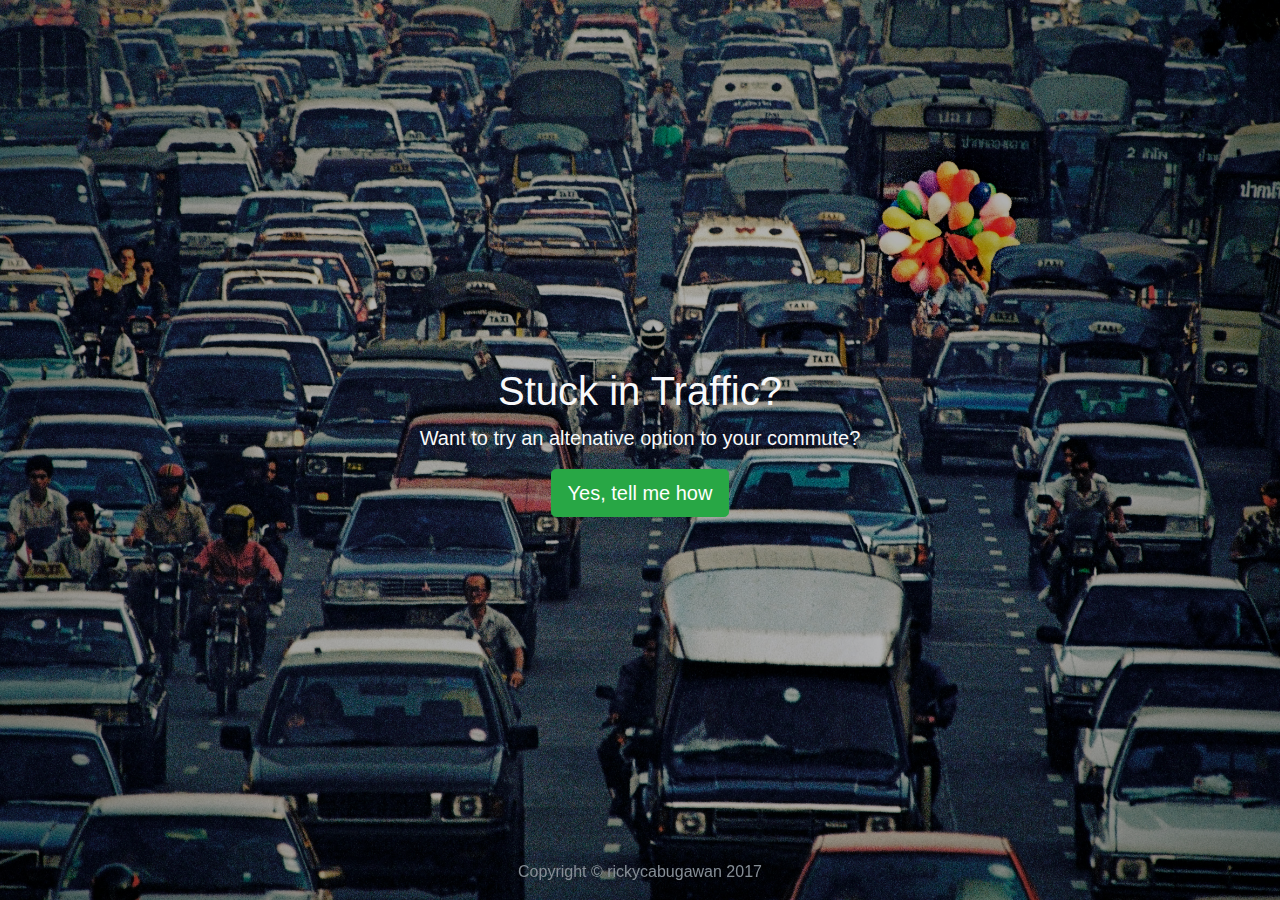
<file: index.html>
<!DOCTYPE html>
<html lang="en">
<head>
	<meta charset="utf-8">
	<meta name="viewport" content="width=device-width, initial-scale=1.0, maximum-scale=1.0">
	<meta http-equiv="X-UA-Compatible" content="IE=Edge">

	<title>BikeMOTO - bikesharing made easy.</title>

  <link rel="stylesheet" type="text/css" href="bootstrap/css/bootstrap.css">
  <link rel="stylesheet" type="text/css" href="css/animate.css">
  <link rel="stylesheet" type="text/css" href="css/style.css">

</head>
<body>
	<div class="wrapper text-center d-flex justify-content-center align-items-center text-light">
          <main role="main" class="inner cover">
            <h1 class="cover-heading">Stuck in Traffic?</h1>
            <p class="lead">Want to try an altenative option to your commute?</p>
            <p class="lead">
              <a href="home.html" class="btn btn-lg btn-success">Yes, tell me how</a></p>
          </main>

          <footer class="footer text-center text-muted fixed-bottom">
            <div class="inner">
              <p>Copyright &copy; rickycabugawan 2017</p>
            </div>
          </footer>
    </div>
	<!-- scripts -->
	<script type="text/javascript" src="js/jquery-3.2.1.min.js"></script>
</body>
</html>
</file>
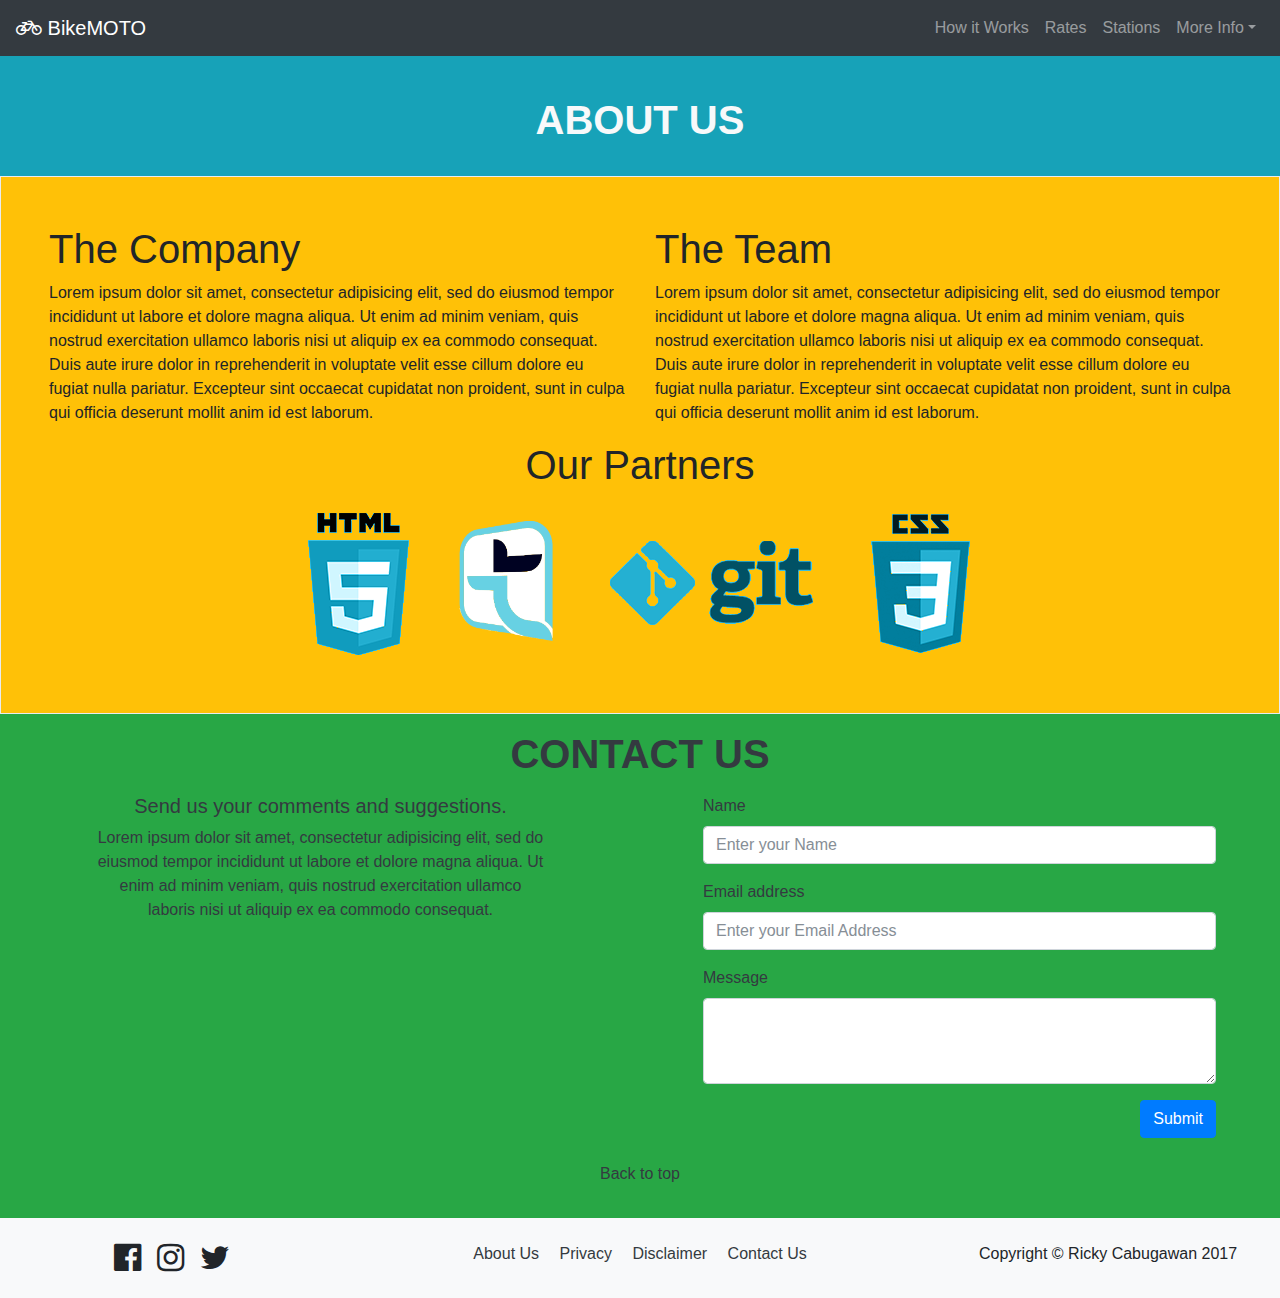
<file: about.html>
<!DOCTYPE html>
<html lang="en">
<head>
	<meta charset="utf-8">
	<meta name="viewport" content="width=device-width, initial-scale=1.0, maximum-scale=1.0">
	<meta http-equiv="X-UA-Compatible" content="IE=Edge">

  <title>About Us - BikeMOTO - bikesharing made easy.</title>

	<link rel="stylesheet" type="text/css" href="bootstrap/css/bootstrap.css">
	<link rel="stylesheet" type="text/css" href="css/animate.css">
  <link rel="stylesheet" type="text/css" href="font-awesome/css/font-awesome.min.css">
	<link rel="stylesheet" type="text/css" href="css/style.css">

</head>
<body id="top">

  <!-- navbar -->
  <nav class="navbar navbar-expand-md navbar-dark bg-dark">
    <a class="navbar-brand" href="home.html"><i class="fa fa-bicycle" aria-hidden="true"></i><span> BikeMOTO</span><span class="font-italic font-weight-light d-none d-sm-inline-sblock d-md-inline-sblock d-lg-inline-sblock"> - bikesharing made simple.</span></a>
    <button class="navbar-toggler" type="button" data-toggle="collapse" data-target="#navbarCollapse">
      <span class="navbar-toggler-icon"></span>
    </button>
    <div class="collapse navbar-collapse" id="navbarCollapse">
      <ul class="navbar-nav ml-auto">
        <li class="nav-item">
          <a class="nav-link" href="howitworks.html">How it Works</a>
        </li>
        <li class="nav-item">
          <a class="nav-link" href="rates.html">Rates</a>
        </li>
        <li class="nav-item">
          <a class="nav-link" href="stations.html">Stations</a>
        </li>
        <li class="nav-item dropdown">
          <a class="nav-link dropdown-toggle" href="#" id="navbardrop" data-toggle="dropdown">More Info</a>
          <div class="dropdown-menu">
            <a class="dropdown-item" href="#">Ride Safety</a>
            <a class="dropdown-item" href="#">Community</a>
            <div class="dropdown-divider"></div>
            <a class="dropdown-item" href="about.html#contactus">Contact Us</a>
          </div>
        </li>
      </ul>
    </div>
  </nav><!-- /.nav -->


<!-- about-txt -->
  <div class="container-fluid well text-center text-light bg-info pt-3">
    <div class="row">
      <div class="col-12 py-4">
        <h1 class="font-weight-bold">ABOUT US</h1>
      </div>
    </div>
  </div><!-- about-txt -->

<!-- about-body -->
  <div class="container-fluid border p-md-5 bg-warning"> 
    <div class="row">
      <div class="col-md-6">
        <h1>The Company</h1>
        <p>Lorem ipsum dolor sit amet, consectetur adipisicing elit, sed do eiusmod
        tempor incididunt ut labore et dolore magna aliqua. Ut enim ad minim veniam,
        quis nostrud exercitation ullamco laboris nisi ut aliquip ex ea commodo
        consequat. Duis aute irure dolor in reprehenderit in voluptate velit esse
        cillum dolore eu fugiat nulla pariatur. Excepteur sint occaecat cupidatat non
        proident, sunt in culpa qui officia deserunt mollit anim id est laborum.</p>
      </div>
      <div class="col-md-6">
        <h1>The Team</h1>
        <p>Lorem ipsum dolor sit amet, consectetur adipisicing elit, sed do eiusmod
        tempor incididunt ut labore et dolore magna aliqua. Ut enim ad minim veniam,
        quis nostrud exercitation ullamco laboris nisi ut aliquip ex ea commodo
        consequat. Duis aute irure dolor in reprehenderit in voluptate velit esse
        cillum dolore eu fugiat nulla pariatur. Excepteur sint occaecat cupidatat non
        proident, sunt in culpa qui officia deserunt mollit anim id est laborum.</p>
      </div>
      <div class="col-md-12 d-flex flex-wrap justify-content-center align-items-center text-center">
        <h1 class="col-12">Our Partners</h1>
        <img class="mx-3 tuitt order-md-2" src="img/tuitt_icon.png">
        <img class="mx-3 order-md-1" src="img/html.png">
        <img class="mx-3 order-md-4" src="img/css.png">
        <img class="mx-3 order-md-3" src="img/git.png">
        <!-- <img src="img/jquery.png"> -->
        <!-- <img src="img/mysql.png"> -->
        <!-- <img src="img/php.png"> -->
        <!-- <img src="img/laravel.png"> -->
      </div>
      

      
    </div><!-- about-body -->
  </div>

 <!-- contactus -->
  <div class="container-fluid text-center p-3 text-dark bg-success ">
    <div class="row">
      <div class="col-12">    
        <h1 class="font-weight-bold">CONTACT US</h1>
      </div>
    </div>

    <div class="row">
      <div class="col-sm-6 px-md-5 py-2">
        <h2 class="lead">Send us your comments and suggestions.</h2>
        <p class="px-3 px-xl-5">Lorem ipsum dolor sit amet, consectetur adipisicing elit, sed do eiusmod
        tempor incididunt ut labore et dolore magna aliqua. Ut enim ad minim veniam,
        quis nostrud exercitation ullamco laboris nisi ut aliquip ex ea commodo
        consequat. </p>
      </div>

      <div class="col-sm-6 py-2" id="contactus">
        <form class="px-2 px-lg-5">
          <div class="form-group text-left">
            <label for="userName">Name</label>
            <input type="text" class="form-control" id="userName" placeholder="Enter your Name">
          </div>
          <div class="form-group text-left">
            <label for="userEmail">Email address</label>
            <input type="email" class="form-control" id="userEmail" placeholder="Enter your Email Address">
          </div>
          <div class="form-group text-left">
            <label for="exampleFormControlTextarea1">Message</label>
            <textarea class="form-control" id="exampleFormControlTextarea1" rows="3"></textarea>
          </div>
          <div class="text-md-right">
            <button type="submit" class="btn btn-primary">Submit</button>
          </div>
        </form>
      </div>
    </div>

    <div class="col-12 mt-3">
      <p><a class="text-dark" href="#top">Back to top</a></p>
    </div>
  </div><!-- /.contactus -->

<!-- footer -->
  <footer class="footer p-3 bg-light">
    <div class="container-fluid">
      <div class="row">
        <div class="col-12 col-md-12 col-xl-3 text-center d-flex justify-content-center">
          <i class="fa fa-facebook-official fa-2x p-2" aria-hidden="true"></i>
          <i class="fa fa-instagram fa-2x p-2" aria-hidden="true"></i>
          <i class="fa fa-twitter fa-2x p-2" aria-hidden="true"></i>
        </div>
        <div class="col-12 col-md-12 col-xl-6 text-center p-2">
          <a class="text-dark p-2 col-3" href="about.html">About Us</a>
          <a class="text-dark p-2 col-3" data-toggle="modal" href="#modalPrivacy">Privacy</a>
          <a class="text-dark p-2 col-3" data-toggle="modal" href="#myModal">Disclaimer</a>
          <a class="text-dark p-2 col-3" href="about.html#contactus">Contact Us</a>
        </div>
        <div class="col-12 col-md-12 col-xl-3 text-center p-2">Copyright &copy; Ricky Cabugawan 2017</div>
      </div>
    </div>
  </footer><!-- /.footer -->

<!-- copyright-modal -->
  <div class="modal fade" id="myModal">
    <div class="modal-dialog">
      <div class="modal-content bg-light">
        <div class="modal-header">
          <h4 class="modal-title"><i class="fa fa-exclamation-circle" aria-hidden="true"></i> Copyright Disclaimer</h4>
          <button type="button" class="close" data-dismiss="modal">&times;</button>
        </div>
        <div class="modal-body">
          No copyright infringement is intended. This is only for educational purposes and not for profit. Some asset/s used are not owned by the developer/s unless otherwise stated; the credit goes to the owner.
        </div>
        <div class="modal-footer">
          <button type="button" class="btn btn-info ml-auto mr-auto" data-dismiss="modal">I Understand</button>
        </div>

      </div>
    </div>
  </div><!-- /.copyright-modal -->

<!-- privacy-modal -->
  <div class="modal fade" id="modalPrivacy">
    <div class="modal-dialog">
      <div class="modal-content bg-light">
        <div class="modal-header">
          <h4 class="modal-title"><i class="fa fa-lock" aria-hidden="true"></i></i></i> Privacy Policy</h4>
          <button type="button" class="close" data-dismiss="modal">&times;</button>
        </div>
        <div class="modal-body">
          <p>We are committed to protecting your privacy
          We collect the minimum amount of information about you that is commensurate with providing you with a satisfactory service. This policy indicates the type of processes that may result in data being collected about you. Your use of this website gives us the right to collect that information. 
          </p>
          <div class="text-center"><i class="fa fa-spinner fa-pulse fa-3x fa-fw"></i></div>
        </div>
        <div class="modal-footer">
          <button type="button" class="btn btn-info ml-auto" data-dismiss="modal">I Agree</button>
          <button type="button" class="btn btn-secondary mr-auto" data-dismiss="modal">Close</button>
        </div>
      </div>
    </div>
  </div><!-- /.privacy-modal -->



	<!-- scripts -->
	<script type="text/javascript" src="js/jquery-3.2.1.min.js"></script>
	<script type="text/javascript" src="js/popper.js"></script>
  <script type="text/javascript" src="bootstrap/js/bootstrap.min.js"></script>

</body>
</html>
</file>
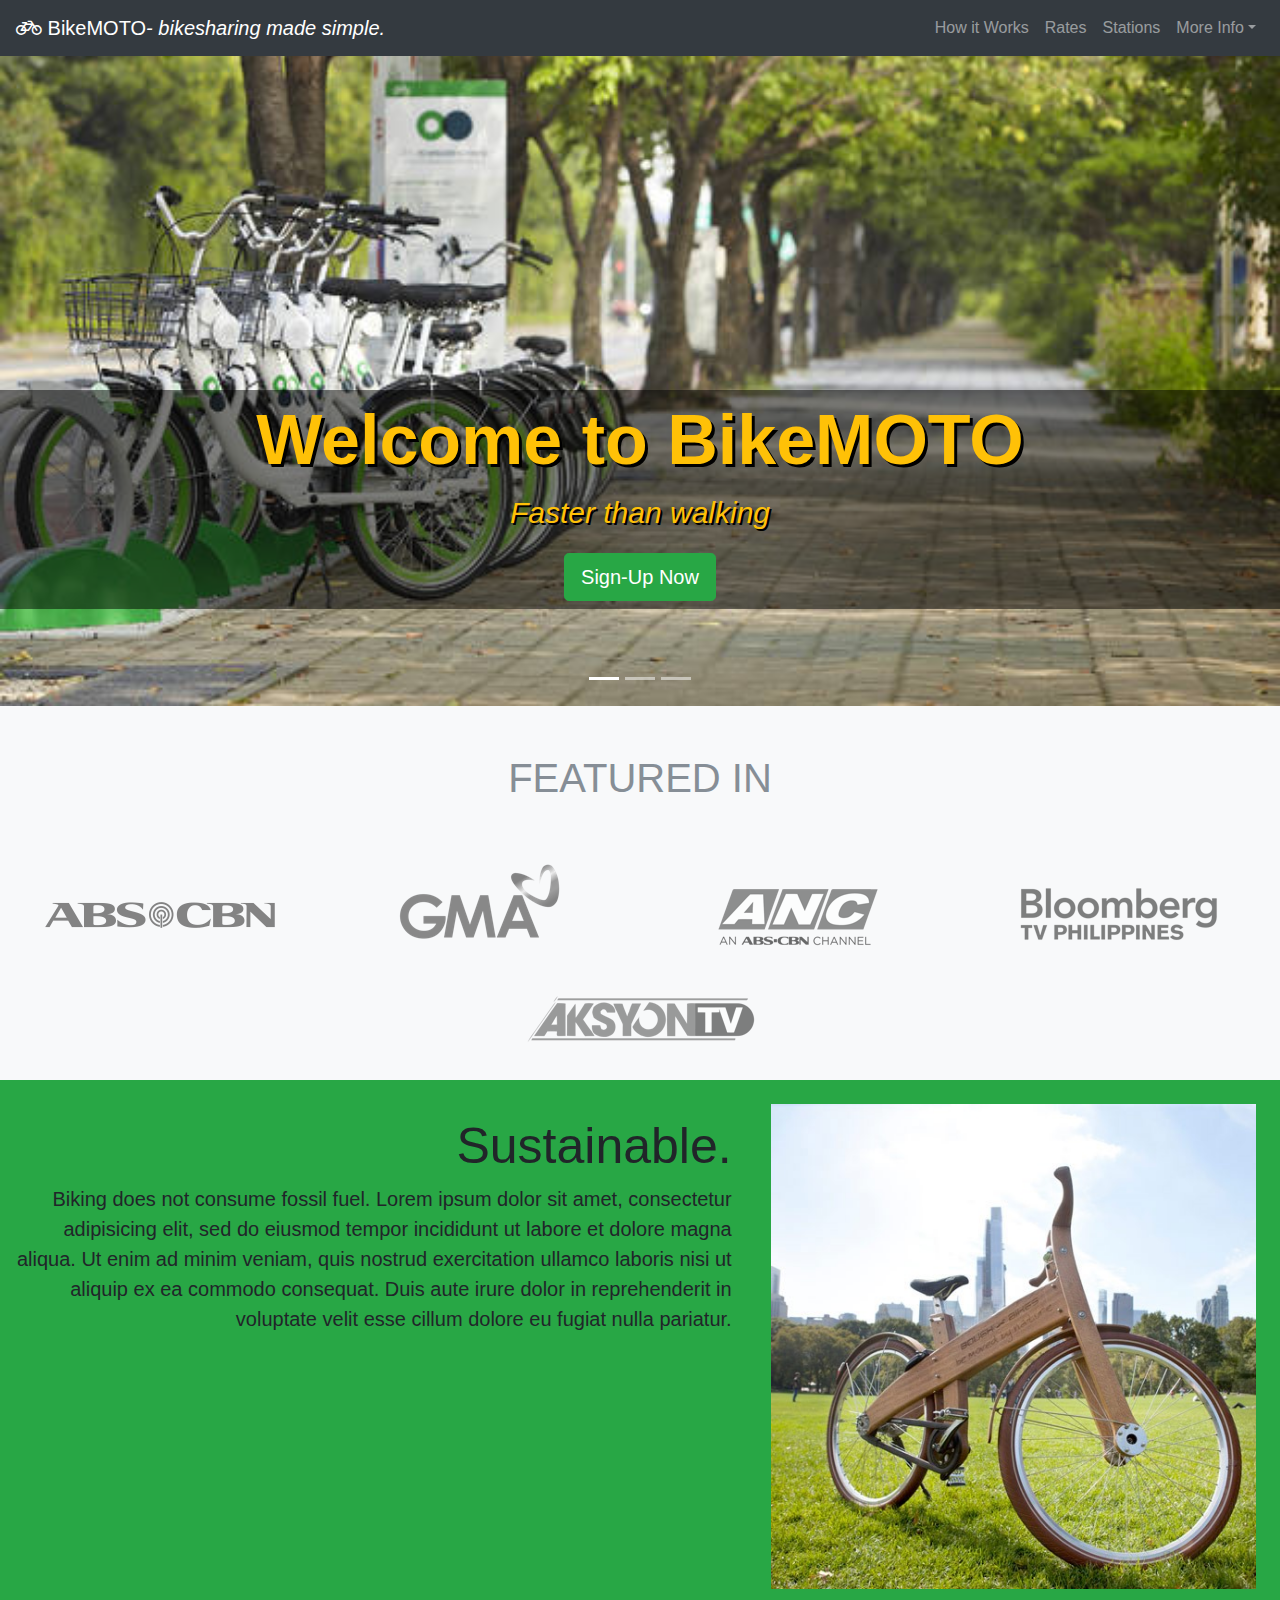
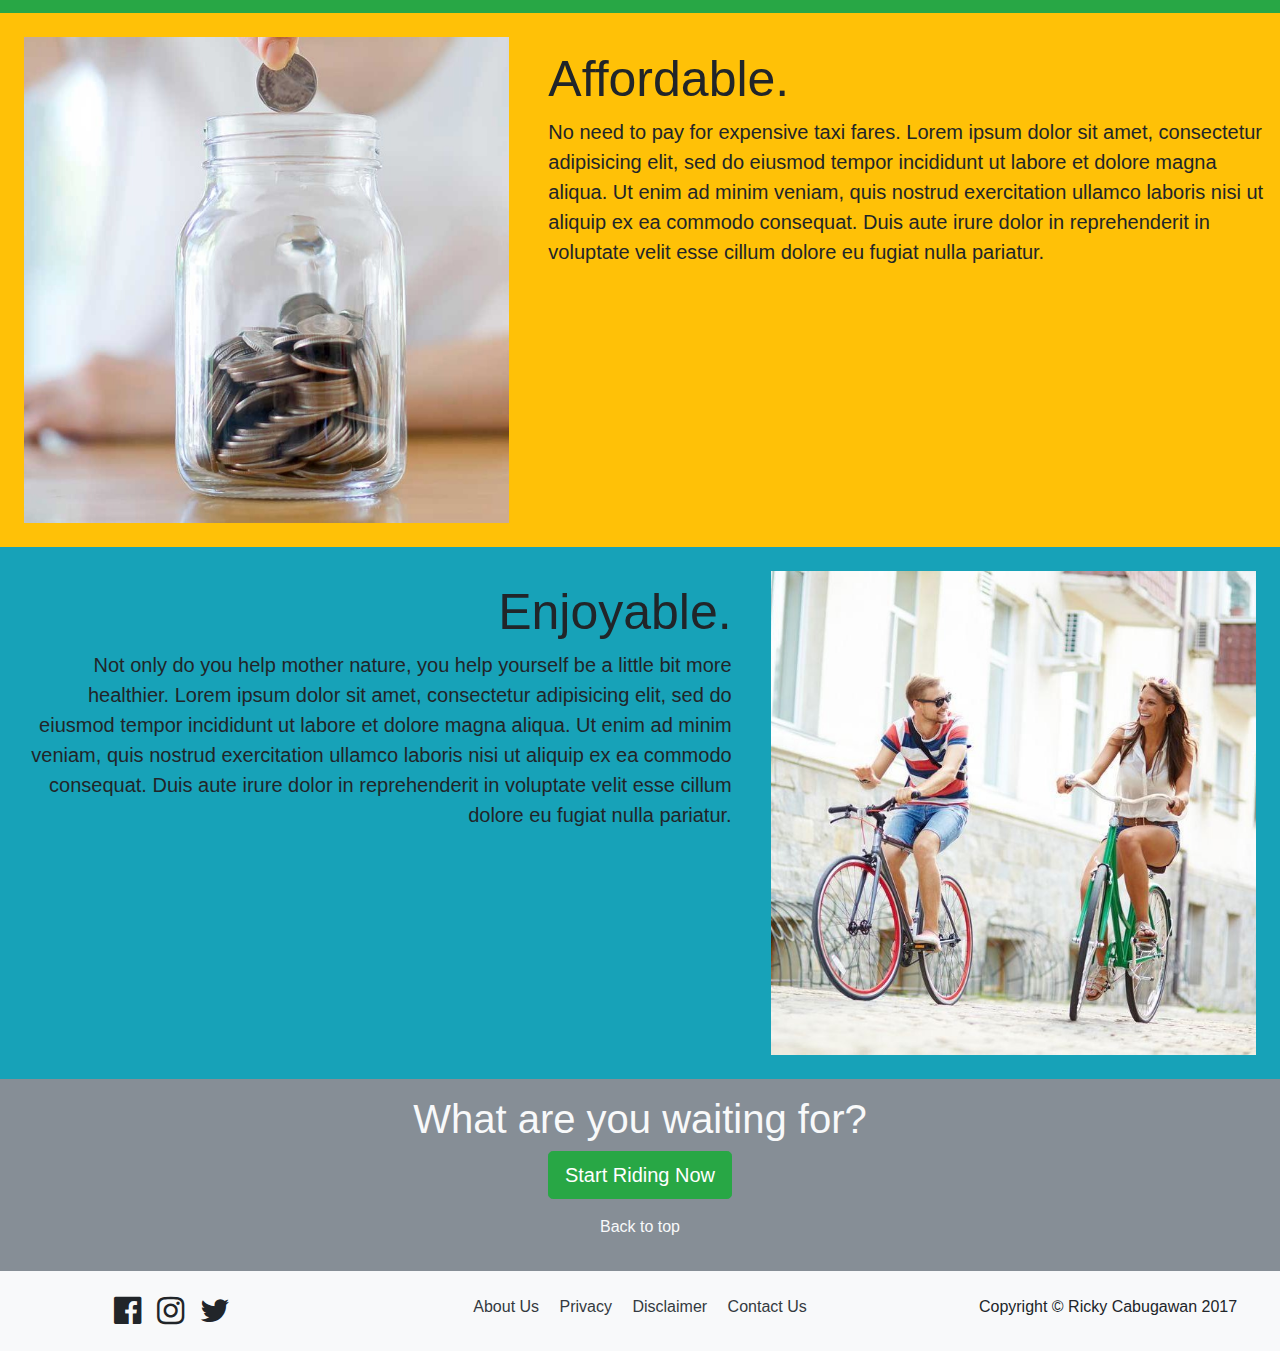
<file: home.html>
<!DOCTYPE html>
<html lang="en">
<head>
	<meta charset="utf-8">
	<meta name="viewport" content="width=device-width, initial-scale=1.0, maximum-scale=1.0">
	<meta http-equiv="X-UA-Compatible" content="IE=Edge">

  <title>Home - BikeMOTO - bikesharing made easy.</title>

	<link rel="stylesheet" type="text/css" href="bootstrap/css/bootstrap.css">
	<link rel="stylesheet" type="text/css" href="css/animate.css">
  <link rel="stylesheet" type="text/css" href="font-awesome/css/font-awesome.min.css">
	<link rel="stylesheet" type="text/css" href="css/style.css">

</head>
<body id="top">

  <!-- navbar -->
  <nav class="navbar navbar-expand-md navbar-dark bg-dark">
    <a class="navbar-brand" href="home.html"><i class="fa fa-bicycle" aria-hidden="true"></i><span> BikeMOTO</span><span class="font-italic font-weight-light d-none d-sm-inline-block d-md-inline-block d-lg-inline-block"> - bikesharing made simple.</span></a>
    <button class="navbar-toggler" type="button" data-toggle="collapse" data-target="#navbarCollapse">
      <span class="navbar-toggler-icon"></span>
    </button>
    <div class="collapse navbar-collapse" id="navbarCollapse">
      <ul class="navbar-nav ml-auto">
        <li class="nav-item">
          <a class="nav-link" href="howitworks.html">How it Works</a>
        </li>
        <li class="nav-item">
          <a class="nav-link" href="rates.html">Rates</a>
        </li>
        <li class="nav-item">
          <a class="nav-link" href="stations.html">Stations</a>
        </li>
        <li class="nav-item dropdown">
          <a class="nav-link dropdown-toggle" href="#" id="navbardrop" data-toggle="dropdown">More Info</a>
          <div class="dropdown-menu">
            <a class="dropdown-item" href="#">Ride Safety</a>
            <a class="dropdown-item" href="#">Community</a>
            <div class="dropdown-divider"></div>
            <a class="dropdown-item" href="about.html#contactus">Contact Us</a>
          </div>
        </li>
      </ul>
    </div>
  </nav><!-- /.nav -->

<!-- carousel -->
  <div id="myCarousel" class="carousel slide" data-ride="carousel">
    <ol class="carousel-indicators">
      <li data-target="#myCarousel" data-slide-to="0" class="active"></li>
      <li data-target="#myCarousel" data-slide-to="1"></li>
      <li data-target="#myCarousel" data-slide-to="2"></li>
    </ol>
    <div class="carousel-inner">
      <div class="carousel-item active">
        <img class="first-slide" src="img/bg1.jpg" alt="First slide">
        <div class="container">
          <div class="carousel-caption text-warning p-md-2">
            <h1>Welcome to BikeMOTO</h1>
            <p class="font-italic">Faster than walking</p>
            <a class="btn btn-lg btn-success" href="rates.html">Sign-Up Now</a>
          </div>
        </div>
      </div>
      <div class="carousel-item">
        <img class="second-slide" src="img/bg2.jpg">
        <div class="container">
          <div class="carousel-caption text-info p-md-2">
            <h1>Welcome to BikeMOTO</h1>
            <p>Cheaper than taxi</p>
            <a class="btn btn-lg btn-warning" href="howitworks.html">Learn more</a>
          </div>
        </div>
      </div>
      <div class="carousel-item">
        <img class="third-slide" src="img/bg3.jpg">
        <div class="container">
          <div class="carousel-caption text-success p-md-2">
            <h1>Welcome to BikeMOTO</h1>
            <p>More fun than riding the MRT</p>
            <a class="btn btn-lg btn-info" href="stations.html">Check stations</a>
          </div>
        </div>
      </div>
    </div>
  </div><!-- /.carousel -->

<!-- newschannels -->
  <div class="container-fluid newschannels well text-center text-secondary bg-light">
    
    <div class="row pb-3">
      <div class="col-12 mt-5 mt-lg-0 py-xl-5 ">
        <h1>FEATURED IN</h1>
      </div>
      <div class="col-12 col-md-4 col-lg-3 newschannel-img"><img src="img/feat/abs.png"></div>
      <div class="col-12 col-md-4 col-lg-3 newschannel-img"><img src="img/feat/gma.png"></div>
      <div class="col-12 col-md-4 col-lg-3 newschannel-img"><img src="img/feat/anc.png"></div>
      <div class="col-12 col-md-6 col-lg-3 newschannel-img"><img src="img/feat/bloom.png"></div>
      <div class="col-12 col-md-6 col-lg-12 newschannel-img"><img src="img/feat/aksyon.png"></div>
    </div>
  </div><!-- /.newschannels -->

<!-- feature -->
  <div class="container-fluid feature bg-light">
    <div class="row bg-success">
      <div class="col-md-7">
        <h2 class="feature-heading text-md-right">Sustainable.<span class="text-muted"></span></h2>
        <p class="lead text-md-right">Biking does not consume fossil fuel. Lorem ipsum dolor sit amet, consectetur adipisicing elit, sed do eiusmod
        tempor incididunt ut labore et dolore magna aliqua. Ut enim ad minim veniam,
        quis nostrud exercitation ullamco laboris nisi ut aliquip ex ea commodo
        consequat. Duis aute irure dolor in reprehenderit in voluptate velit esse
        cillum dolore eu fugiat nulla pariatur.</p>
      </div>
      <div class="col-md-5 p-4">
        <img class="feature-image img-fluid" src="img/feat11.jpg">
      </div>
    </div>

    <div class="row bg-warning">
      <div class="col-md-7 order-md-2">
        <h2 class="feature-heading">Affordable.<span class="text-muted"></span></h2>
        <p class="lead">No need to pay for expensive taxi fares. Lorem ipsum dolor sit amet, consectetur adipisicing elit, sed do eiusmod
        tempor incididunt ut labore et dolore magna aliqua. Ut enim ad minim veniam,
        quis nostrud exercitation ullamco laboris nisi ut aliquip ex ea commodo
        consequat. Duis aute irure dolor in reprehenderit in voluptate velit esse
        cillum dolore eu fugiat nulla pariatur.</p>
      </div>
      <div class="col-md-5 order-md-1 p-4">
        <img class="feature-image img-fluid mx-auto" src="img/feat21.jpg">
      </div>
    </div>

    <div class="row bg-info">
      <div class="col-md-7">
        <h2 class="feature-heading text-md-right">Enjoyable.<span class="text-muted"></span></h2>
        <p class="lead text-md-right">Not only do you help mother nature, you help yourself be a little bit more healthier. Lorem ipsum dolor sit amet, consectetur adipisicing elit, sed do eiusmod
        tempor incididunt ut labore et dolore magna aliqua. Ut enim ad minim veniam,
        quis nostrud exercitation ullamco laboris nisi ut aliquip ex ea commodo
        consequat. Duis aute irure dolor in reprehenderit in voluptate velit esse
        cillum dolore eu fugiat nulla pariatur.</p>
      </div>
      <div class="col-md-5 p-4">
        <img class="feature-image img-fluid mx-auto" src="img/feat31.jpg">
      </div>
    </div>
  </div><!-- /.feature -->

<!-- calltoaction -->
  <div class="well text-center p-3 text-light bg-secondary">
    <h1>What are you waiting for?</h1>
    <p><a class="btn btn-lg btn-success" href="rates.html">Start Riding Now</a></p>
    <p><a class="text-light" href="#top">Back to top</a></p>
  </div><!-- /.calltoaction -->

<!-- footer -->
  <footer class="footer p-3 bg-light">
    <div class="container-fluid">
      <div class="row">
        <div class="col-12 col-md-12 col-xl-3 text-center d-flex justify-content-center">
          <i class="fa fa-facebook-official fa-2x p-2" aria-hidden="true"></i>
          <i class="fa fa-instagram fa-2x p-2" aria-hidden="true"></i>
          <i class="fa fa-twitter fa-2x p-2" aria-hidden="true"></i>
        </div>
        <div class="col-12 col-md-12 col-xl-6 text-center p-2">
          <a class="text-dark p-2 col-3" href="about.html">About Us</a>
          <a class="text-dark p-2 col-3" data-toggle="modal" href="#modalPrivacy">Privacy</a>
          <a class="text-dark p-2 col-3" data-toggle="modal" href="#myModal">Disclaimer</a>
          <a class="text-dark p-2 col-3" href="about.html#contactus">Contact Us</a>
        </div>
        <div class="col-12 col-md-12 col-xl-3 text-center p-2">Copyright &copy; Ricky Cabugawan 2017</div>
      </div>
    </div>
  </footer><!-- /.footer -->

<!-- copyright-modal -->
  <div class="modal fade" id="myModal">
    <div class="modal-dialog">
      <div class="modal-content bg-light">
        <div class="modal-header">
          <h4 class="modal-title"><i class="fa fa-exclamation-circle" aria-hidden="true"></i> Copyright Disclaimer</h4>
          <button type="button" class="close" data-dismiss="modal">&times;</button>
        </div>
        <div class="modal-body">
          No copyright infringement is intended. This is only for educational purposes and not for profit. Some asset/s used are not owned by the developer/s unless otherwise stated; the credit goes to the owner.
        </div>
        <div class="modal-footer">
          <button type="button" class="btn btn-info ml-auto mr-auto" data-dismiss="modal">I Understand</button>
        </div>

      </div>
    </div>
  </div><!-- /.copyright-modal -->

<!-- privacy-modal -->
  <div class="modal fade" id="modalPrivacy">
    <div class="modal-dialog">
      <div class="modal-content bg-light">
        <div class="modal-header">
          <h4 class="modal-title"><i class="fa fa-lock" aria-hidden="true"></i></i></i> Privacy Policy</h4>
          <button type="button" class="close" data-dismiss="modal">&times;</button>
        </div>
        <div class="modal-body">
          <p>We are committed to protecting your privacy
          We collect the minimum amount of information about you that is commensurate with providing you with a satisfactory service. This policy indicates the type of processes that may result in data being collected about you. Your use of this website gives us the right to collect that information. 
          </p>
          <div class="text-center"><i class="fa fa-spinner fa-pulse fa-3x fa-fw"></i></div>
        </div>
        <div class="modal-footer">
          <button type="button" class="btn btn-info ml-auto" data-dismiss="modal">I Agree</button>
          <button type="button" class="btn btn-secondary mr-auto" data-dismiss="modal">Close</button>
        </div>
      </div>
    </div>
  </div><!-- /.privacy-modal -->

	<!-- scripts -->
	<script type="text/javascript" src="js/jquery-3.2.1.min.js"></script>
	<script type="text/javascript" src="js/popper.js"></script>
  <script type="text/javascript" src="bootstrap/js/bootstrap.min.js"></script>

</body>
</html>
</file>
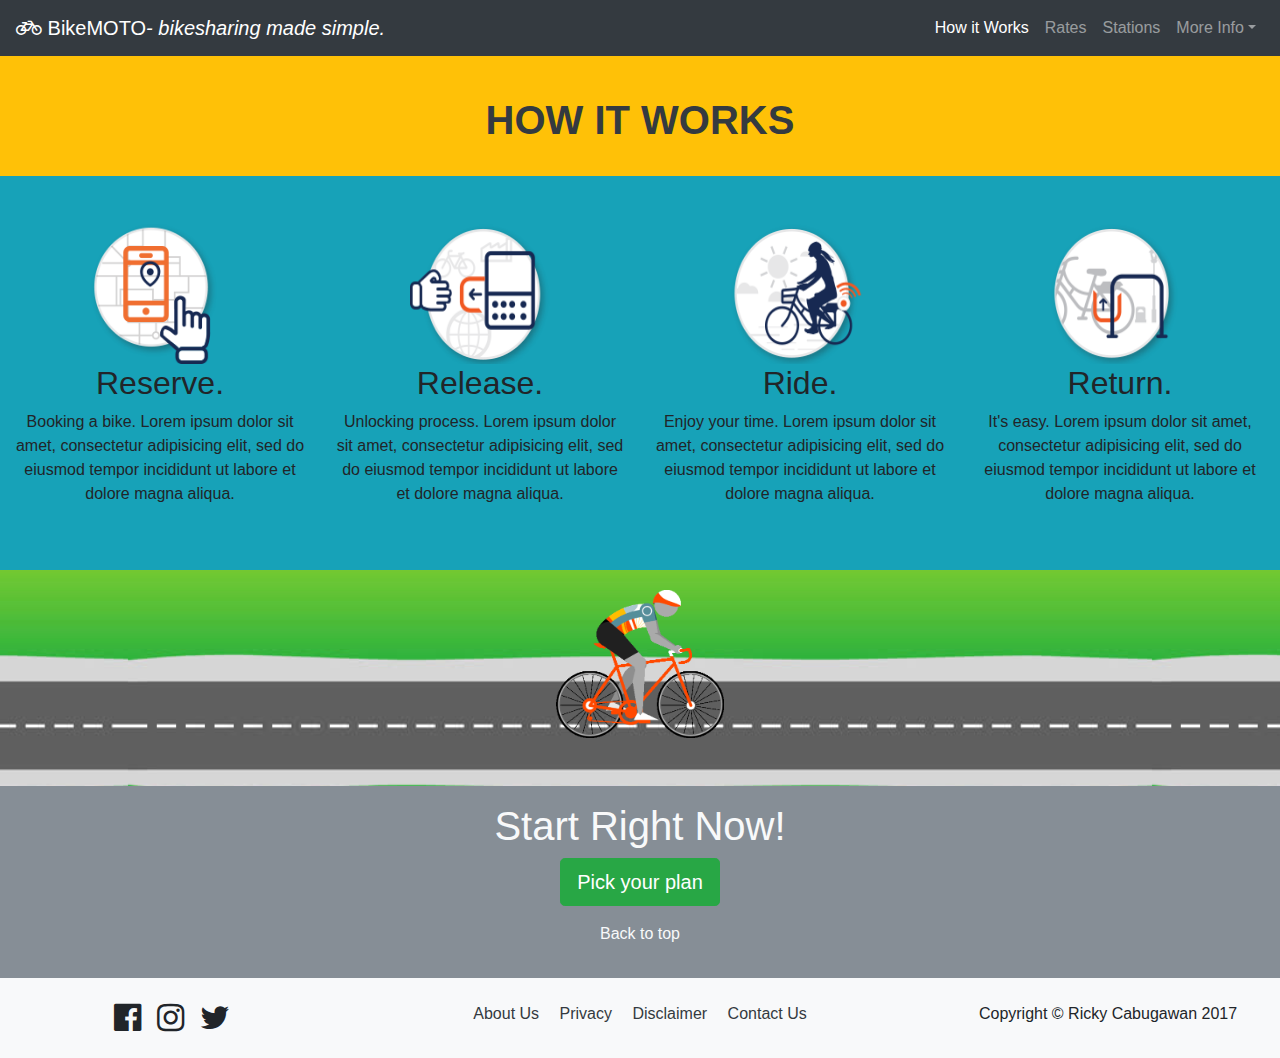
<file: howitworks.html>
<!DOCTYPE html>
<html lang="en">
<head>
	<meta charset="utf-8">
	<meta name="viewport" content="width=device-width, initial-scale=1.0, maximum-scale=1.0">
	<meta http-equiv="X-UA-Compatible" content="IE=Edge">

  <title>How It Works - BikeMOTO - bikesharing made easy.</title>

	<link rel="stylesheet" type="text/css" href="bootstrap/css/bootstrap.css">
	<link rel="stylesheet" type="text/css" href="css/animate.css">
  <link rel="stylesheet" type="text/css" href="font-awesome/css/font-awesome.min.css">
	<link rel="stylesheet" type="text/css" href="css/style.css">

</head>
<body id="top">

  <!-- navbar -->
  <nav class="navbar navbar-expand-md navbar-dark bg-dark">
    <a class="navbar-brand" href="home.html"><i class="fa fa-bicycle" aria-hidden="true"></i><span> BikeMOTO</span><span class="font-italic font-weight-light d-none d-sm-inline-block d-md-inline-block d-lg-inline-block"> - bikesharing made simple.</span></a>
    <button class="navbar-toggler" type="button" data-toggle="collapse" data-target="#navbarCollapse">
      <span class="navbar-toggler-icon"></span>
    </button>
    <div class="collapse navbar-collapse" id="navbarCollapse">
      <ul class="navbar-nav ml-auto">
        <li class="nav-item">
          <a class="nav-link active" href="howitworks.html">How it Works</a>
        </li>
        <li class="nav-item">
          <a class="nav-link" href="rates.html">Rates</a>
        </li>
        <li class="nav-item">
          <a class="nav-link" href="stations.html">Stations</a>
        </li>
        <li class="nav-item dropdown">
          <a class="nav-link dropdown-toggle" href="#" id="navbardrop" data-toggle="dropdown">More Info</a>
          <div class="dropdown-menu">
            <a class="dropdown-item" href="#">Ride Safety</a>
            <a class="dropdown-item" href="#">Community</a>
            <div class="dropdown-divider"></div>
            <a class="dropdown-item" href="about.html#contactus">Contact Us</a>
          </div>
        </li>
      </ul>
    </div>
  </nav><!-- /.nav -->


<!-- howitworks-txt -->
  <div class="container-fluid well text-center text-dark bg-warning pt-3">
    <div class="row">
      <div class="col-12 py-4">
        <h1 class="font-weight-bold">HOW IT WORKS</h1>
      </div>
    </div>
  </div><!-- howitworks-txt -->

<!-- howitworks-body -->
  <div class="container-fluid text-center bg-info py-5">
    <div class="row">
      <div class="col-md-6 col-lg-3">  
        <img class="rounded" src="img/step1.png" alt="Generic placeholder image" width="140" height="140">
        <h2>Reserve.</h2>
        <p>Booking a bike. Lorem ipsum dolor sit amet, consectetur adipisicing elit, sed do eiusmod
        tempor incididunt ut labore et dolore magna aliqua.</p>
      </div>
      <div class="col-md-6 col-lg-3">
        <img class="rounded" src="img/step2.png" alt="Generic placeholder image" width="140" height="140">
        <h2>Release.</h2>
        <p>Unlocking process. Lorem ipsum dolor sit amet, consectetur adipisicing elit, sed do eiusmod
        tempor incididunt ut labore et dolore magna aliqua.</p>
      </div>
      <div class="col-md-6 col-lg-3">
        <img class="rounded" src="img/step3.png" alt="Generic placeholder image" width="140" height="140">
        <h2>Ride.</h2>
        <p>Enjoy your time. Lorem ipsum dolor sit amet, consectetur adipisicing elit, sed do eiusmod
        tempor incididunt ut labore et dolore magna aliqua.</p>
      </div>
      <div class="col-md-6 col-lg-3">
        <img class="rounded" src="img/step4.png" alt="Generic placeholder image" width="140" height="140">
        <h2>Return.</h2>
        <p>It's easy. Lorem ipsum dolor sit amet, consectetur adipisicing elit, sed do eiusmod
        tempor incididunt ut labore et dolore magna aliqua.</p>
      </div>
    </div>
  </div><!-- howitworks-body -->

<!-- howitworks-banner -->
  <div class="container-fluid howitworks well text-center text-light pt-3">
     <div class="row">
      <div class="col-12">
        <img class="howitworks-image pb-3 pb-md-4 pb-lg-5" src="img/bikeman2.gif">
      </div>
     </div>
    </div>

 <!-- calltoaction -->
  <div class="well text-center p-3 text-light bg-secondary">
    <h1>Start Right Now!</h1>
    <p><a class="btn btn-lg btn-success" href="rates.html">Pick your plan</a></p>
    <p><a class="text-light" href="#top">Back to top</a></p>
  </div><!-- /.calltoaction -->

<!-- footer -->
  <footer class="footer p-3 bg-light">
    <div class="container-fluid">
      <div class="row">
        <div class="col-12 col-md-12 col-xl-3 text-center d-flex justify-content-center">
          <i class="fa fa-facebook-official fa-2x p-2" aria-hidden="true"></i>
          <i class="fa fa-instagram fa-2x p-2" aria-hidden="true"></i>
          <i class="fa fa-twitter fa-2x p-2" aria-hidden="true"></i>
        </div>
        <div class="col-12 col-md-12 col-xl-6 text-center p-2">
          <a class="text-dark p-2 col-3" href="about.html">About Us</a>
          <a class="text-dark p-2 col-3" data-toggle="modal" href="#modalPrivacy">Privacy</a>
          <a class="text-dark p-2 col-3" data-toggle="modal" href="#myModal">Disclaimer</a>
          <a class="text-dark p-2 col-3" href="about.html#contactus">Contact Us</a>
        </div>
        <div class="col-12 col-md-12 col-xl-3 text-center p-2">Copyright &copy; Ricky Cabugawan 2017</div>
      </div>
    </div>
  </footer><!-- /.footer -->

<!-- copyright-modal -->
  <div class="modal fade" id="myModal">
    <div class="modal-dialog">
      <div class="modal-content bg-light">
        <div class="modal-header">
          <h4 class="modal-title"><i class="fa fa-exclamation-circle" aria-hidden="true"></i> Copyright Disclaimer</h4>
          <button type="button" class="close" data-dismiss="modal">&times;</button>
        </div>
        <div class="modal-body">
          No copyright infringement is intended. This is only for educational purposes and not for profit. Some asset/s used are not owned by the developer/s unless otherwise stated; the credit goes to the owner.
        </div>
        <div class="modal-footer">
          <button type="button" class="btn btn-info ml-auto mr-auto" data-dismiss="modal">I Understand</button>
        </div>

      </div>
    </div>
  </div><!-- /.copyright-modal -->

<!-- privacy-modal -->
  <div class="modal fade" id="modalPrivacy">
    <div class="modal-dialog">
      <div class="modal-content bg-light">
        <div class="modal-header">
          <h4 class="modal-title"><i class="fa fa-lock" aria-hidden="true"></i></i></i> Privacy Policy</h4>
          <button type="button" class="close" data-dismiss="modal">&times;</button>
        </div>
        <div class="modal-body">
          <p>We are committed to protecting your privacy
          We collect the minimum amount of information about you that is commensurate with providing you with a satisfactory service. This policy indicates the type of processes that may result in data being collected about you. Your use of this website gives us the right to collect that information. 
          </p>
          <div class="text-center"><i class="fa fa-spinner fa-pulse fa-3x fa-fw"></i></div>
        </div>
        <div class="modal-footer">
          <button type="button" class="btn btn-info ml-auto" data-dismiss="modal">I Agree</button>
          <button type="button" class="btn btn-secondary mr-auto" data-dismiss="modal">Close</button>
        </div>
      </div>
    </div>
  </div><!-- /.privacy-modal -->



	<!-- scripts -->
	<script type="text/javascript" src="js/jquery-3.2.1.min.js"></script>
	<script type="text/javascript" src="js/popper.js"></script>
  <script type="text/javascript" src="bootstrap/js/bootstrap.min.js"></script>
</body>
</html>
</file>
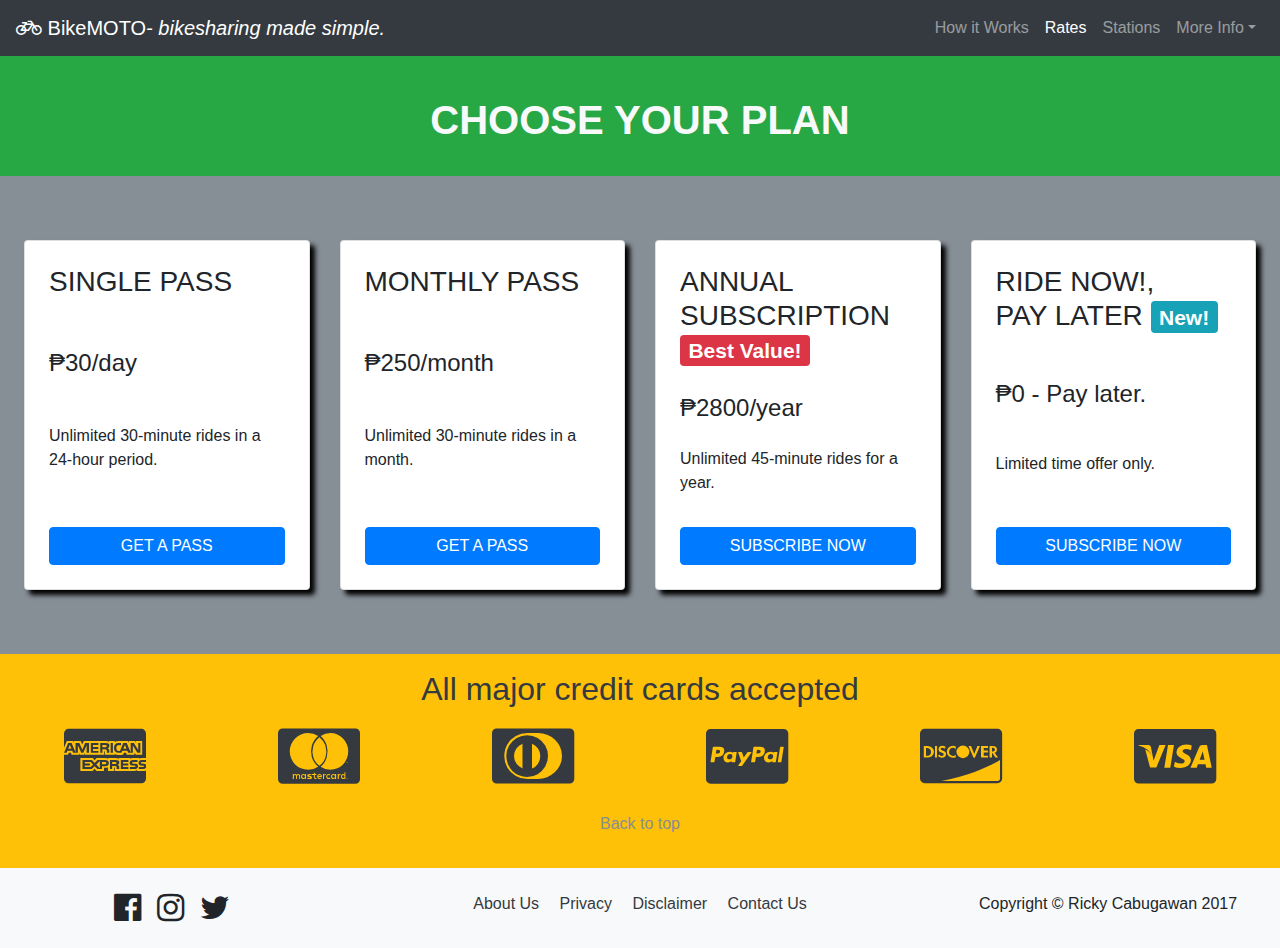
<file: rates.html>
<!DOCTYPE html>
<html lang="en">
<head>
	<meta charset="utf-8">
	<meta name="viewport" content="width=device-width, initial-scale=1.0, maximum-scale=1.0">
	<meta http-equiv="X-UA-Compatible" content="IE=Edge">

  <title>Rates - BikeMOTO - bikesharing made easy.</title>

	<link rel="stylesheet" type="text/css" href="bootstrap/css/bootstrap.css">
	<link rel="stylesheet" type="text/css" href="css/animate.css">
  <link rel="stylesheet" type="text/css" href="font-awesome/css/font-awesome.min.css">
	<link rel="stylesheet" type="text/css" href="css/style.css">

</head>
<body id="top">

  <!-- navbar -->
  <nav class="navbar navbar-expand-md navbar-dark bg-dark">
    <a class="navbar-brand" href="home.html"><i class="fa fa-bicycle" aria-hidden="true"></i><span> BikeMOTO</span><span class="font-italic font-weight-light d-none d-sm-inline-block d-md-inline-block d-lg-inline-block"> - bikesharing made simple.</span></a>
    <button class="navbar-toggler" type="button" data-toggle="collapse" data-target="#navbarCollapse">
      <span class="navbar-toggler-icon"></span>
    </button>
    <div class="collapse navbar-collapse" id="navbarCollapse">
      <ul class="navbar-nav ml-auto">
        <li class="nav-item">
          <a class="nav-link" href="howitworks.html">How it Works</a>
        </li>
        <li class="nav-item">
          <a class="nav-link active" href="rates.html">Rates</a>
        </li>
        <li class="nav-item">
          <a class="nav-link" href="stations.html">Stations</a>
        </li>
        <li class="nav-item dropdown">
          <a class="nav-link dropdown-toggle" href="#" id="navbardrop" data-toggle="dropdown">More Info</a>
          <div class="dropdown-menu">
            <a class="dropdown-item" href="#">Ride Safety</a>
            <a class="dropdown-item" href="#">Community</a>
            <div class="dropdown-divider"></div>
            <a class="dropdown-item" href="about.html#contactus">Contact Us</a>
          </div>
        </li>
      </ul>
    </div>
  </nav><!-- /.nav -->


<!-- rates-txt -->
  <div class="container-fluid well text-center text-light bg-success pt-3">
    <div class="row">
      <div class="col-12 py-4">
        <h1 class="font-weight-bold">CHOOSE YOUR PLAN</h1>
      </div>
    </div>
  </div><!-- rates-txt -->

<!-- rates-body -->
  <div class="container-fluid rates-body bg-secondary px-4"> 
    <div class="row py-sm-5">

      <div class="col-md-6 col-lg-3 my-3">
        <div class="card">
          <div class="card-block p-4 h-100 d-flex flex-column justify-content-between">
            <h3 class="card-title">SINGLE PASS</h3>
            <h4>₱30/day</h4>
            <p class="card-text">Unlimited 30-minute rides in a 24-hour period.</p>
            <a href="#" class="btn btn-primary">GET A PASS</a>
          </div>
        </div>
      </div>

    <div class="col-md-6 col-lg-3 my-3">
        <div class="card">
          <div class="card-block p-4 h-100 d-flex flex-column justify-content-between">
            <h3 class="card-title">MONTHLY PASS</h3>
            <h4>₱250/month</h4>
            <p class="card-text">Unlimited 30-minute rides in a month.</p>
            <a href="#" class="btn btn-primary">GET A PASS</a>
        </div>
      </div>
    </div>

    <div class="col-md-6 col-lg-3 my-3">
        <div class="card">
          <div class="card-block p-4 h-100 d-flex flex-column justify-content-between">
            <h3 class="card-title">ANNUAL SUBSCRIPTION <span class="badge badge-danger animated pulse infinite">Best Value!</span></h3>
            <h4>₱2800/year</h4>
            <p class="card-text">Unlimited 45-minute rides for a year.</p>
            <a href="#" class="btn btn-primary">SUBSCRIBE NOW</a>
        </div>
      </div>
    </div>

    <div class="col-md-6 col-lg-3 my-3">
        <div class="card">
          <div class="card-block p-4 h-100 d-flex flex-column justify-content-between">
            <h3 class="card-title">RIDE NOW!, <br>PAY LATER <span class="badge badge-info animated pulse infinite">New!</span></h3>
            <h4>₱0 - Pay later.</h4>
            <p class="card-text">Limited time offer only.</p>
            <a href="#" class="btn btn-primary">SUBSCRIBE NOW</a>
        </div>
      </div>
    </div>

  </div>


  </div><!-- rates-body -->

 <!-- calltoaction -->
  <div class="container-fluid text-center p-3 text-dark bg-warning">
    <div class="row">
      <div class="col-12">    
        <h2>All major credit cards accepted</h2>
      </div>
    </div>
    <div class="col-12 d-flex flex-wrap justify-content-between px-md-5 py-2">
      <i class="fa fa-cc-amex fa-4x" aria-hidden="true"></i>
      <i class="fa fa-cc-mastercard fa-4x" aria-hidden="true"></i>
      <i class="fa fa-cc-diners-club fa-4x" aria-hidden="true"></i>
      <i class="fa fa-cc-paypal fa-4x" aria-hidden="true"></i>
      <i class="fa fa-cc-discover fa-4x" aria-hidden="true"></i>
      <i class="fa fa-cc-visa fa-4x" aria-hidden="true"></i>
    </div>

    <div class="col-12 mt-3">
      <p><a class="text-secondary" href="#top">Back to top</a></p>
    </div>
  </div><!-- /.calltoaction -->

<!-- footer -->
  <footer class="footer p-3 bg-light">
    <div class="container-fluid">
      <div class="row">
        <div class="col-12 col-md-12 col-xl-3 text-center d-flex justify-content-center">
          <i class="fa fa-facebook-official fa-2x p-2" aria-hidden="true"></i>
          <i class="fa fa-instagram fa-2x p-2" aria-hidden="true"></i>
          <i class="fa fa-twitter fa-2x p-2" aria-hidden="true"></i>
        </div>
        <div class="col-12 col-md-12 col-xl-6 text-center p-2">
          <a class="text-dark p-2 col-3" href="about.html">About Us</a>
          <a class="text-dark p-2 col-3" data-toggle="modal" href="#modalPrivacy">Privacy</a>
          <a class="text-dark p-2 col-3" data-toggle="modal" href="#myModal">Disclaimer</a>
          <a class="text-dark p-2 col-3" href="about.html#contactus">Contact Us</a>
        </div>
        <div class="col-12 col-md-12 col-xl-3 text-center p-2">Copyright &copy; Ricky Cabugawan 2017</div>
      </div>
    </div>
  </footer><!-- /.footer -->

<!-- copyright-modal -->
  <div class="modal fade" id="myModal">
    <div class="modal-dialog">
      <div class="modal-content bg-light">
        <div class="modal-header">
          <h4 class="modal-title"><i class="fa fa-exclamation-circle" aria-hidden="true"></i> Copyright Disclaimer</h4>
          <button type="button" class="close" data-dismiss="modal">&times;</button>
        </div>
        <div class="modal-body">
          No copyright infringement is intended. This is only for educational purposes and not for profit. Some asset/s used are not owned by the developer/s unless otherwise stated; the credit goes to the owner.
        </div>
        <div class="modal-footer">
          <button type="button" class="btn btn-info ml- auto mr-auto" data-dismiss="modal">I Understand</button>
        </div>

      </div>
    </div>
  </div><!-- /.copyright-modal -->

<!-- privacy-modal -->
  <div class="modal fade" id="modalPrivacy">
    <div class="modal-dialog">
      <div class="modal-content bg-light">
        <div class="modal-header">
          <h4 class="modal-title"><i class="fa fa-lock" aria-hidden="true"></i></i></i> Privacy Policy</h4>
          <button type="button" class="close" data-dismiss="modal">&times;</button>
        </div>
        <div class="modal-body">
          <p>We are committed to protecting your privacy
          We collect the minimum amount of information about you that is commensurate with providing you with a satisfactory service. This policy indicates the type of processes that may result in data being collected about you. Your use of this website gives us the right to collect that information. 
          </p>
          <div class="text-center"><i class="fa fa-spinner fa-pulse fa-3x fa-fw"></i></div>
        </div>
        <div class="modal-footer">
          <button type="button" class="btn btn-info ml-auto" data-dismiss="modal">I Agree</button>
          <button type="button" class="btn btn-secondary mr-auto" data-dismiss="modal">Close</button>
        </div>
      </div>
    </div>
  </div><!-- /.privacy-modal -->



	<!-- scripts -->
	<script type="text/javascript" src="js/jquery-3.2.1.min.js"></script>
	<script type="text/javascript" src="js/popper.js"></script>
  <script type="text/javascript" src="bootstrap/js/bootstrap.min.js"></script>
</body>
</html>
</file>
<file: css/style.css>
/*landing-page*/

.wrapper {
	height: 100vh;
  	background-image: url(../img/bg.jpg);
	background-color: rgba(0, 0, 0, 0.3);
	background-size: cover;
	background-position: center center;
	background-repeat: no-repeat;
	background-blend-mode: darken;
}


/*carousel*/
.carousel-caption {
	bottom: 15%;
	background-color: rgba(0, 0, 0, 0.5);
	font-size: 30px;
	right: 0;
	left: 0;	
}

.carousel-caption > h1 {
	font-size: 70px;
	font-weight: bold;
	text-shadow: 3px 3px black;
}

.carousel-caption > p {
	text-shadow: 2px 2px black;
}

.carousel-item {
	height: 650px;
}
.carousel-item > img {
	position: absolute;
	bottom: 0;
	left: 0;
	height: auto;
	width: 100%;
}


/*feature*/
.feature-heading {
	font-weight: 300;
	font-size: 50px;
	margin-top: 5%;
}

.feature-image > img {
	position: absolute;
	bottom: 0;
	left: 0;
	height: auto;
	width: 100%;
}

/*howitworks*/
.howitworks {
	background-image: url(../img/howitworksbackdrop.jpg);
	background-size: 80%;
	background-position: center 90%;
	background-repeat: repeat;
	animation:100s scroll infinite linear;
}

.howitworks-image {
	height: 200px;
}

@keyframes scroll {
	0%{background-position:left 90%;}
  	100%{background-position:-3000px 90%;}
}

/*rates*/
.rates-body .card {
	height: 350px;
	box-shadow: 5px 5px 5px black;

}

/*maps*/
.map-body {
	height: 700px;
}

.about-body {
	height: auto;
}

.tuitt {
	height: 120px;
}


/*media adjustments*/
@media only screen and (max-width: 960px) {
	.carousel-item > img {
		height: 100%;
		width: auto;
	}
}

@media only screen and (max-width: 480px) {
	.carousel-item {
		height: 27rem;
	}

	.carousel-caption {
	font-size: 20px;
	}

	.carousel-caption > h1 {
		font-size: 35px;
		font-weight: 400;
	}

	.newschannel-img {
		margin: -5px;
	}

	.howitworks-image {
		height: 120px;
	}
	.map-body {
		height: 500px;
	}

}
</file>
